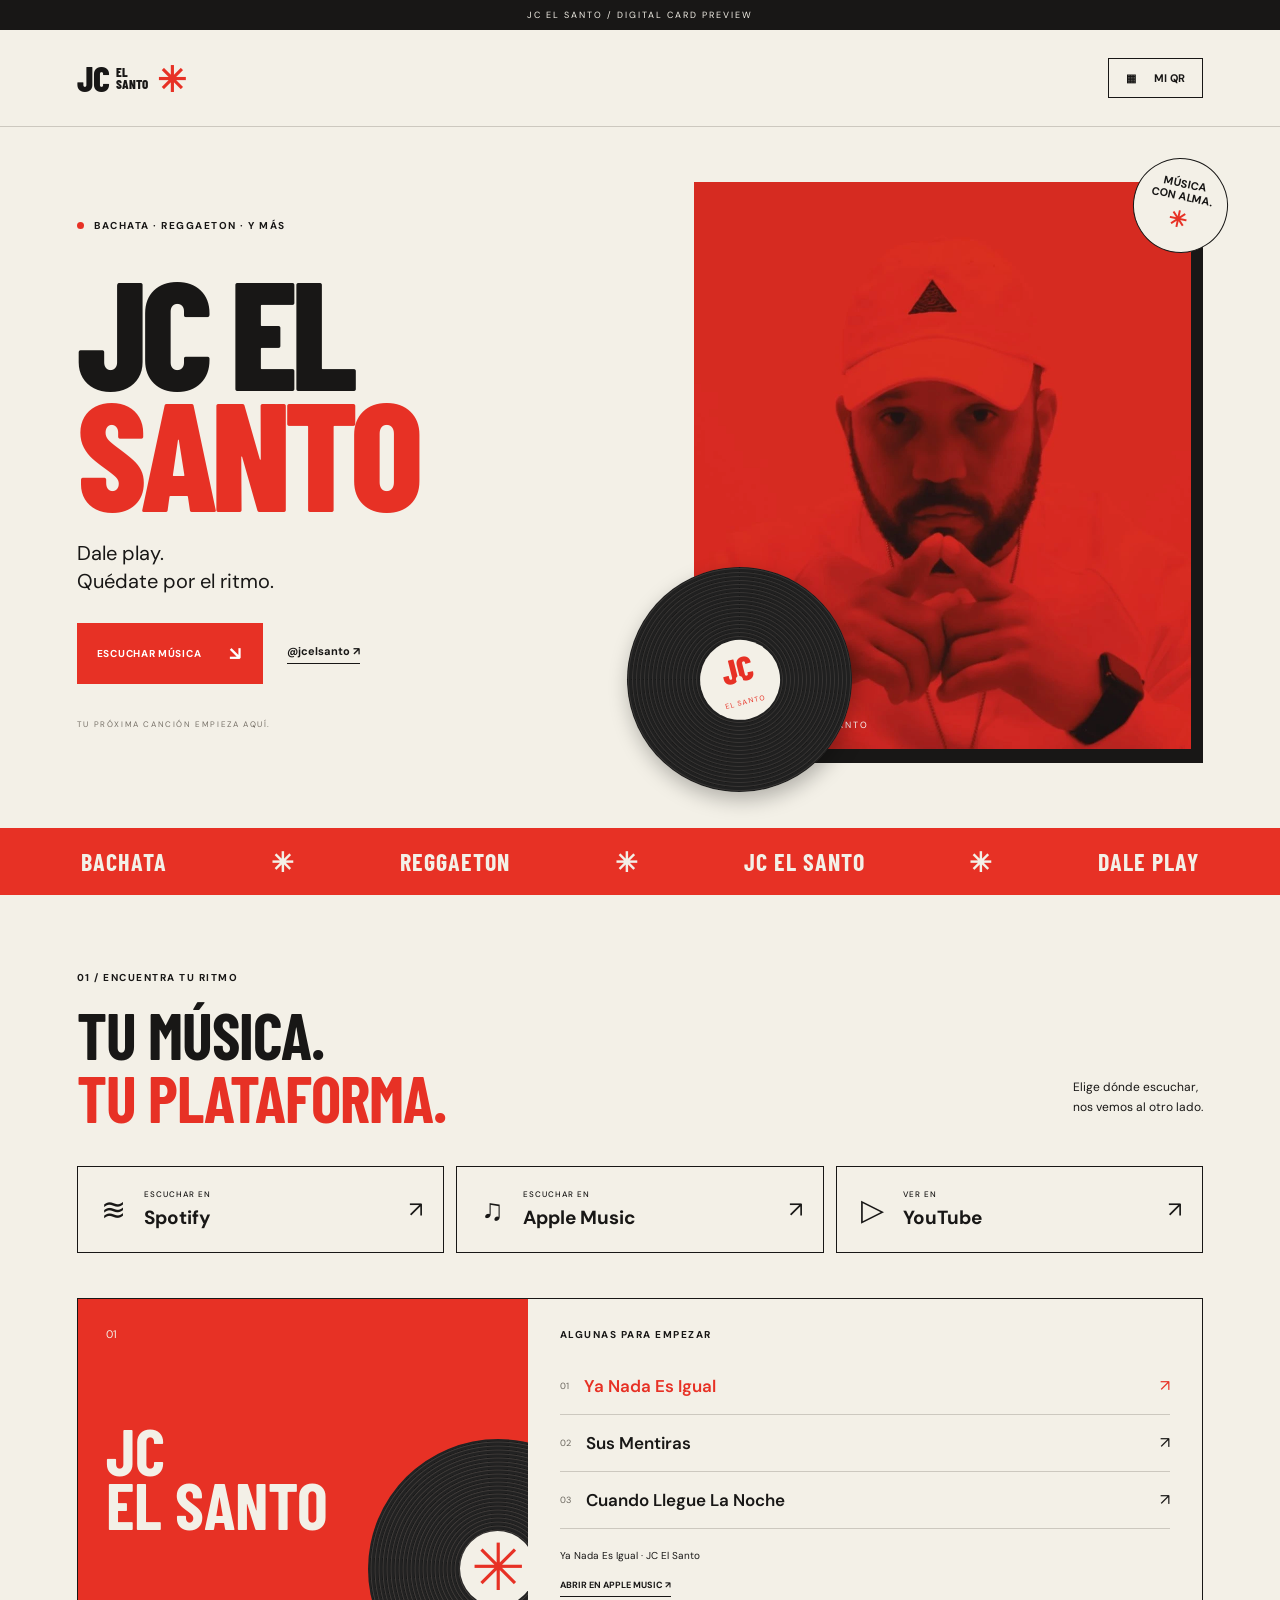
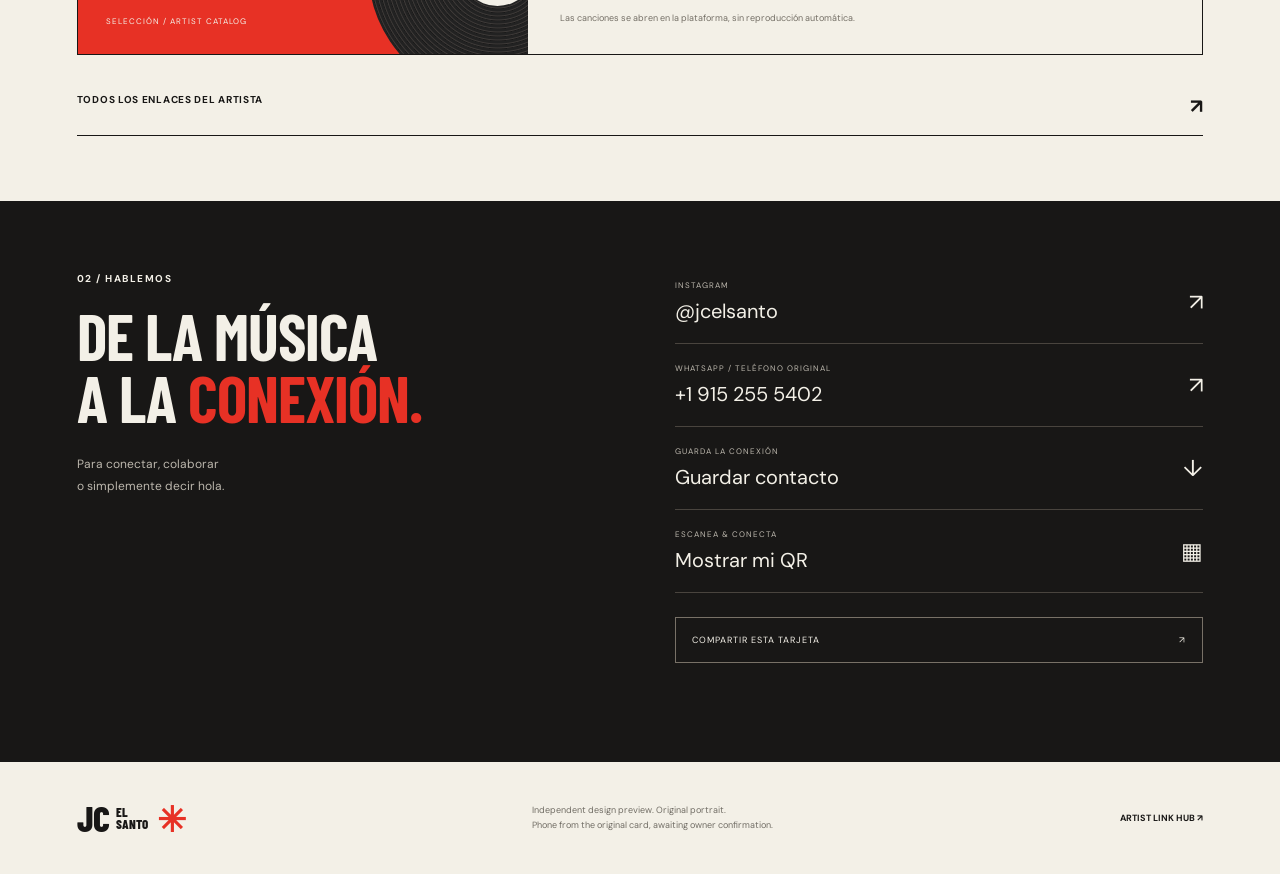
<file: index.html>
<!doctype html>
<html lang="es"><head><meta charset="utf-8"><meta name="viewport" content="width=device-width,initial-scale=1"><meta name="theme-color" content="#e73125"><meta name="description" content="JC El Santo. Bachata, reggaeton y más. Música, redes y contacto en una tarjeta digital."><title>JC El Santo · Música & contacto</title><link rel="stylesheet" href="style.css"><script src="app.js" defer></script></head>
<body><a class="skip" href="#main">Saltar al contenido</a><div class="preview-label">JC EL SANTO / DIGITAL CARD PREVIEW</div><div class="shell"><header><a class="wordmark" href="index.html" aria-label="JC El Santo, inicio">JC<span>EL SANTO</span><i>✳</i></a><a class="qr-button" href="qr.html"><span aria-hidden="true">▦</span> MI QR</a></header>
<main id="main"><section class="hero"><div class="hero-copy"><p class="eyebrow"><span class="dot"></span> BACHATA · REGGAETON · Y MÁS</p><h1>JC EL<br><span>SANTO</span></h1><p class="intro">Dale play.<br>Quédate por el ritmo.</p><div class="hero-actions"><a class="button red" href="#music">ESCUCHAR MÚSICA <span>↘</span></a><a class="text-link" href="https://www.instagram.com/jcelsanto/" target="_blank" rel="noopener">@jcelsanto ↗</a></div><p class="side-note">TU PRÓXIMA CANCIÓN EMPIEZA AQUÍ.</p></div><div class="portrait-wrap"><div class="portrait"><img src="portrait.webp" alt="Retrato original del artista JC El Santo" width="1080" height="1080"><span class="portrait-caption">EL ARTISTA / JC EL SANTO</span></div><div class="record" aria-hidden="true"><div class="record-label"><span>JC</span><small>EL SANTO</small></div></div><div class="stamp">MÚSICA<br>CON ALMA.<span>✳</span></div></div></section>
<div class="genre-strip" aria-hidden="true"><span>BACHATA</span><i>✳</i><span>REGGAETON</span><i>✳</i><span>JC EL SANTO</span><i>✳</i><span>DALE PLAY</span></div>
<section id="music" class="music"><div class="section-top"><div><p class="eyebrow">01 / ENCUENTRA TU RITMO</p><h2>Tu música.<br><em>Tu plataforma.</em></h2></div><p>Elige dónde escuchar,<br>nos vemos al otro lado.</p></div><div class="platforms"><a class="platform spotify" href="https://open.spotify.com/artist/4qD87DDqA9qjFILFxGk8Ue" target="_blank" rel="noopener"><span class="platform-icon" aria-hidden="true">≋</span><span><small>ESCUCHAR EN</small>Spotify</span><b>↗</b></a><a class="platform" href="https://music.apple.com/us/artist/jc-el-santo/1580507879" target="_blank" rel="noopener"><span class="platform-icon" aria-hidden="true">♫</span><span><small>ESCUCHAR EN</small>Apple Music</span><b>↗</b></a><a class="platform" href="https://www.youtube.com/c/JCElSanto" target="_blank" rel="noopener"><span class="platform-icon" aria-hidden="true">▷</span><span><small>VER EN</small>YouTube</span><b>↗</b></a></div>
<div class="sleeve"><div class="sleeve-art" aria-hidden="true"><span id="sleeve-number">01</span><strong>JC<br>EL SANTO</strong><div class="small-record"></div><small>SELECCIÓN / ARTIST CATALOG</small></div><div class="track-list"><p class="eyebrow">ALGUNAS PARA EMPEZAR</p><div role="tablist" aria-label="Elige una canción" class="tracks"><button id="song-1" role="tab" aria-selected="true" aria-controls="track-panel" data-track="0"><small>01</small><span>Ya Nada Es Igual</span><b>↗</b></button><button id="song-2" role="tab" aria-selected="false" aria-controls="track-panel" tabindex="-1" data-track="1"><small>02</small><span>Sus Mentiras</span><b>↗</b></button><button id="song-3" role="tab" aria-selected="false" aria-controls="track-panel" tabindex="-1" data-track="2"><small>03</small><span>Cuando Llegue La Noche</span><b>↗</b></button></div><div id="track-panel" role="tabpanel" aria-labelledby="song-1"><p id="track-description">Ya Nada Es Igual · JC El Santo</p><a id="track-link" class="text-link" href="https://music.apple.com/us/album/ya-nada-es-igual/1737546671?i=1737546672" target="_blank" rel="noopener">ABRIR EN APPLE MUSIC ↗</a></div><p class="catalog-note">Las canciones se abren en la plataforma, sin reproducción automática.</p></div></div><a class="all-links" href="https://linktr.ee/jcelsanto" target="_blank" rel="noopener">TODOS LOS ENLACES DEL ARTISTA <span>↗</span></a></section>
<section class="connect" id="contact"><div><p class="eyebrow">02 / HABLEMOS</p><h2>De la música<br>a la <em>conexión.</em></h2><p>Para conectar, colaborar<br>o simplemente decir hola.</p></div><div class="contact-links"><a href="https://www.instagram.com/jcelsanto/" target="_blank" rel="noopener"><small>INSTAGRAM</small><span>@jcelsanto</span><b>↗</b></a><a href="https://wa.me/19152555402" target="_blank" rel="noopener"><small>WHATSAPP / TELÉFONO ORIGINAL</small><span>+1 915 255 5402</span><b>↗</b></a><a href="contact.vcf" download><small>GUARDA LA CONEXIÓN</small><span>Guardar contacto</span><b>↓</b></a><a href="qr.html"><small>ESCANEA & CONECTA</small><span>Mostrar mi QR</span><b>▦</b></a><button id="share" type="button">COMPARTIR ESTA TARJETA <span>↗</span></button><p id="share-status" role="status"></p></div></section></main><footer><a class="wordmark" href="index.html">JC<span>EL SANTO</span><i>✳</i></a><p>Independent design preview. Original portrait.<br>Phone from the original card, awaiting owner confirmation.</p><a href="https://linktr.ee/jcelsanto" target="_blank" rel="noopener">ARTIST LINK HUB ↗</a></footer></div></body></html>
</file>
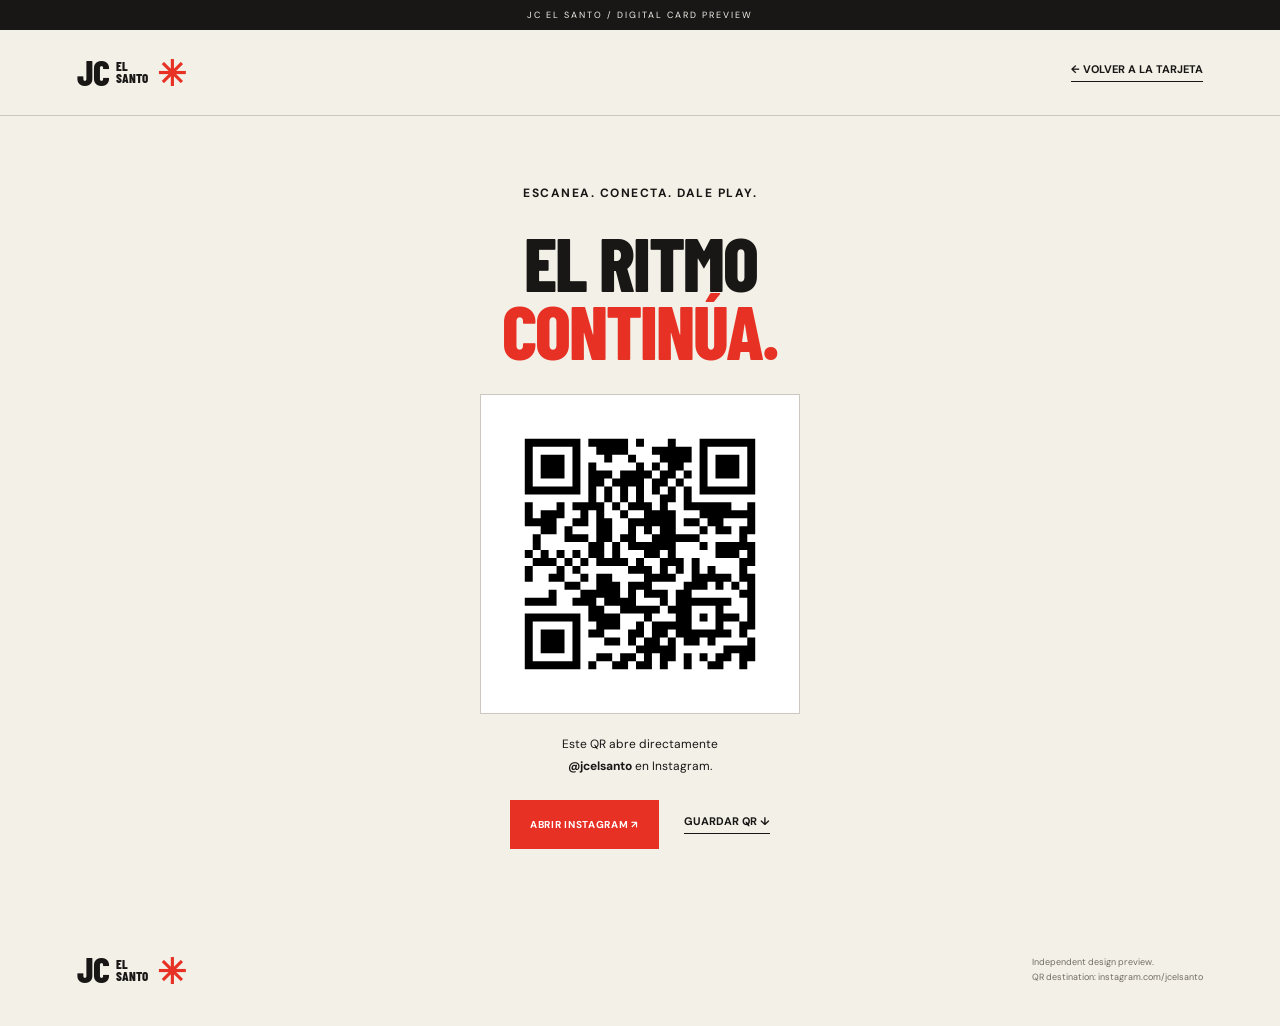
<file: qr.html>
<!doctype html><html lang="es"><head><meta charset="utf-8"><meta name="viewport" content="width=device-width,initial-scale=1"><meta name="theme-color" content="#e73125"><title>JC El Santo · Mi QR</title><link rel="stylesheet" href="style.css"></head><body><div class="preview-label">JC EL SANTO / DIGITAL CARD PREVIEW</div><div class="shell"><header><a class="wordmark" href="index.html" aria-label="JC El Santo, inicio">JC<span>EL SANTO</span><i>✳</i></a><a class="text-link" href="index.html">← VOLVER A LA TARJETA</a></header><main class="qr-main"><p class="eyebrow">ESCANEA. CONECTA. DALE PLAY.</p><h1>EL RITMO<br><span>CONTINÚA.</span></h1><div class="qr-box"><img class="qr-image" src="instagram-qr.svg" width="444" height="444" alt="Escanea para abrir Instagram @jcelsanto"></div><p>Este QR abre directamente<br><strong>@jcelsanto</strong> en Instagram.</p><div class="qr-actions"><a class="button red" href="https://www.instagram.com/jcelsanto/" target="_blank" rel="noopener">ABRIR INSTAGRAM ↗</a><a class="text-link" href="instagram-qr.png" download="JC-El-Santo-Instagram-QR.png">GUARDAR QR ↓</a></div></main><footer><a class="wordmark" href="index.html">JC<span>EL SANTO</span><i>✳</i></a><p>Independent design preview.<br>QR destination: instagram.com/jcelsanto</p></footer></div></body></html>
</file>
<file: style.css>
@import url('https://fonts.googleapis.com/css2?family=Barlow+Condensed:wght@600;700;800&family=DM+Sans:wght@400;500;600;700&display=swap');
:root{--red:#e73125;--ink:#181716;--cream:#f3f0e7;--line:#ccc8bf}*{box-sizing:border-box}html{scroll-behavior:smooth;scroll-padding-top:20px}body{margin:0;background:#dcd8cf;color:var(--ink);font-family:'DM Sans',Arial,sans-serif}a{color:inherit;text-decoration:none}button{font:inherit}a,button{-webkit-tap-highlight-color:transparent}a:focus-visible,button:focus-visible{outline:3px solid #9a65ff;outline-offset:5px}.skip{position:absolute;top:-100px;padding:12px;background:white;z-index:10}.skip:focus{top:0}.preview-label{padding:9px;text-align:center;font-size:9px;letter-spacing:2px;background:var(--ink);color:var(--cream)}.shell{max-width:1360px;margin:auto;background:var(--cream);overflow:hidden}header{display:flex;align-items:center;justify-content:space-between;padding:28px 6%;border-bottom:1px solid var(--line)}.wordmark{display:flex;align-items:center;gap:7px;font-family:'Barlow Condensed',Impact,sans-serif;font-weight:800;font-size:36px;line-height:.8;letter-spacing:-1px}.wordmark span{font-size:13px;max-width:30px;line-height:.95;letter-spacing:0}.wordmark i{font-style:normal;color:var(--red);font-size:35px;margin-left:4px}.qr-button{font-size:11px;font-weight:700;border:1px solid var(--ink);padding:12px 17px;display:flex;gap:18px;align-items:center}.qr-button:hover{background:var(--ink);color:var(--cream)}.hero{display:grid;grid-template-columns:1.1fr 1fr;padding:55px 6% 65px;gap:5%;align-items:center}.eyebrow{font-size:10px;font-weight:700;letter-spacing:1.5px;line-height:1.6}.dot{display:inline-block;width:7px;height:7px;border-radius:50%;background:var(--red);margin-right:7px}h1{font-family:'Barlow Condensed',Impact,'Arial Narrow',sans-serif;font-size:clamp(90px,12vw,174px);font-weight:800;line-height:.79;letter-spacing:-.045em;margin:35px 0 26px;position:relative}h1 span{color:var(--red)}h1 b{font-family:Arial,sans-serif;font-size:17px;vertical-align:top;display:inline-block;margin:4px 0 0 8px;letter-spacing:0}.intro{font-size:20px;line-height:1.4;margin:28px 0}.hero-actions{display:flex;align-items:center;gap:24px;flex-wrap:wrap}.button{font-size:10px;font-weight:700;letter-spacing:.7px;padding:18px 20px;display:inline-flex;gap:28px;align-items:center}.red{background:var(--red);color:white}.red:hover{background:#ba261c}.button span{font-size:19px}.text-link{font-size:11px;font-weight:700;border-bottom:1px solid;padding-bottom:5px}.side-note{font-size:8px;letter-spacing:1.6px;margin-top:35px;color:#777168}.portrait-wrap{position:relative;padding:0 12px 14px 0;isolation:isolate}.portrait{position:relative;aspect-ratio:1/1.14;overflow:hidden;background:var(--red);box-shadow:12px 14px 0 var(--ink);z-index:1}.portrait img{width:100%;height:100%;object-fit:cover;object-position:50% 40%;display:block}.portrait-caption{position:absolute;bottom:18px;left:20px;color:#fff;font-size:9px;letter-spacing:2px}.record{width:225px;aspect-ratio:1/1;position:absolute;bottom:-29px;left:-67px;z-index:2;border-radius:50%;background:repeating-radial-gradient(circle at center,#202020 0px,#202020 2px,#363433 3px,#181716 4px);box-shadow:0 8px 20px #0004;display:grid;place-items:center;transform:rotate(-14deg)}.record:after{content:'';width:7px;height:7px;background:var(--cream);border-radius:50%;position:absolute}.record-label{border-radius:50%;background:var(--cream);width:80px;height:80px;display:flex;align-items:center;justify-content:center;flex-direction:column;color:var(--red)}.record-label span{font:800 34px 'Barlow Condensed',Impact,sans-serif;line-height:1}.record-label small{font-size:7px;letter-spacing:1px;margin-top:12px}.stamp{position:absolute;right:-25px;top:-24px;z-index:3;background:var(--cream);border:1px solid var(--ink);width:95px;height:95px;border-radius:50%;display:flex;flex-direction:column;justify-content:center;align-items:center;transform:rotate(12deg);font-size:11px;font-weight:700;text-align:center;line-height:1.2}.stamp span{font-size:22px;color:var(--red);margin-top:4px}.genre-strip{background:var(--red);color:var(--cream);display:flex;justify-content:space-around;align-items:center;gap:20px;padding:17px 3%;font-family:'Barlow Condensed',Impact,sans-serif;font-size:24px;font-weight:700;letter-spacing:1px;white-space:nowrap}.genre-strip i{font-style:normal;font-size:27px}.music{padding:65px 6%}.section-top{display:flex;justify-content:space-between;gap:25px;align-items:end;margin-bottom:30px}h2{font-family:'Barlow Condensed',Impact,sans-serif;font-size:clamp(45px,5vw,68px);text-transform:uppercase;line-height:.98;letter-spacing:-1px;margin:18px 0 0;font-weight:700}h2 em{font-style:normal;color:var(--red)}.section-top>p{font-size:12px;line-height:1.7}.platforms{display:grid;grid-template-columns:repeat(3,1fr);gap:12px;margin:36px 0}.platform{display:flex;align-items:center;gap:15px;border:1px solid var(--ink);padding:22px 20px;transition:background .15s}.platform:hover{background:#e4dfd4}.platform-icon{font-size:30px;width:31px;text-align:center}.platform>span:nth-child(2){font-weight:700;font-size:19px;display:flex;flex-direction:column;gap:6px}.platform small{font-size:8px;letter-spacing:1px;font-weight:500}.platform b{margin-left:auto;font-size:22px;font-weight:400}.sleeve{display:grid;grid-template-columns:.8fr 1.2fr;margin-top:45px;border:1px solid var(--ink)}.sleeve-art{position:relative;min-height:355px;overflow:hidden;background:var(--red);color:var(--cream);padding:28px;display:flex;flex-direction:column;justify-content:space-between}.sleeve-art>span{font-size:11px}.sleeve-art>strong{font-family:'Barlow Condensed',Impact,sans-serif;font-size:65px;line-height:.83;position:relative;z-index:1}.sleeve-art>small{font-size:8px;letter-spacing:1px;z-index:1}.small-record{position:absolute;border-radius:50%;width:260px;height:260px;right:-100px;bottom:-45px;background:repeating-radial-gradient(circle,#222 0px,#222 2px,#3f3b39 3px,#171717 4px)}.small-record:after{content:'✳';width:75px;height:75px;position:absolute;top:calc(50% - 37.5px);left:calc(50% - 37.5px);border-radius:50%;background:var(--cream);color:var(--red);font-size:65px;text-align:center;line-height:75px}.track-list{padding:28px 32px}.track-list>.eyebrow{margin:0 0 15px}.tracks button{border:0;border-bottom:1px solid var(--line);background:none;width:100%;padding:17px 0;text-align:left;display:flex;gap:15px;align-items:center;cursor:pointer;color:var(--ink)}.tracks button small{font-size:9px;color:#6a665e}.tracks button span{font-size:17px;font-weight:600}.tracks button b{margin-left:auto;font-weight:400}.tracks button[aria-selected=true]{color:var(--red)}#track-panel p{font-size:10px;margin:20px 0 10px}#track-panel .text-link{font-size:9px}.catalog-note{font-size:9px;color:#746f66;line-height:1.6;margin:18px 0 0}.all-links{display:flex;justify-content:space-between;margin-top:22px;padding:16px 0;border-bottom:1px solid var(--ink);font-size:10px;font-weight:700;letter-spacing:.7px}.all-links span{font-size:20px}.connect{padding:60px 6%;display:grid;grid-template-columns:1fr 1fr;gap:70px;background:var(--ink);color:var(--cream)}.connect h2{font-size:64px}.connect>div>p:not(.eyebrow){font-size:12px;line-height:1.8;margin-top:24px;color:#bcb7ad}.contact-links>a{display:grid;grid-template-columns:1fr auto;gap:8px;border-bottom:1px solid #49443e;padding:19px 0}.contact-links>a small{font-size:8px;letter-spacing:1px;grid-column:1;color:#bcb7ad}.contact-links>a span{font-size:20px;grid-column:1}.contact-links>a b{grid-column:2;grid-row:1/3;align-self:center;font-size:23px;font-weight:400}.contact-links>a:hover span{color:#ff796d}#share{width:100%;border:1px solid #787167;background:none;color:var(--cream);padding:16px;margin-top:24px;text-align:left;font-size:9px;letter-spacing:1px;cursor:pointer;display:flex;justify-content:space-between}#share-status{font-size:10px;color:#c4beb2;min-height:15px;margin-bottom:0}footer{display:flex;align-items:center;justify-content:space-between;gap:25px;padding:32px 6%}footer p{font-size:9px;line-height:1.7;color:#716d65}footer>a:last-child{font-size:9px;font-weight:700}.qr-main{padding:55px 20px 65px;text-align:center;min-height:70vh}.qr-main h1{font-size:75px;line-height:.9;letter-spacing:-2px;margin:25px 0}.qr-main>p{font-size:12px;line-height:1.8}.qr-box{background:#fff;padding:12px;border:1px solid var(--line);width:min(320px,100%);margin:30px auto 20px;flex-shrink:0}.qr-image{display:block;width:100%;max-width:100%;height:auto!important;aspect-ratio:1/1;object-fit:contain;flex-shrink:0;background:white}.qr-actions{display:flex;gap:25px;justify-content:center;align-items:center;margin-top:22px}.qr-main .record-label{margin:0 auto;width:60px;height:60px;background:var(--ink);color:var(--cream)}
@media(min-width:1400px){h1{font-size:174px}}@media(max-width:800px){.hero{gap:4%;padding-top:40px}h1{font-size:110px}.hero-actions{gap:18px}.record{width:160px;left:-35px;bottom:-20px}.record-label{width:65px;height:65px}.record-label span{font-size:27px}.stamp{width:75px;height:75px;font-size:9px;right:-12px}.platform{padding:18px 12px;gap:10px}.platform>span:nth-child(2){font-size:16px}.connect{gap:35px}.connect h2{font-size:52px}.track-list{padding:25px}.tracks button span{font-size:15px}footer{flex-wrap:wrap}}
@media(max-width:600px){header{padding:22px 6%}.wordmark{font-size:32px}.qr-button{padding:10px 13px}.hero{display:flex;flex-direction:column;align-items:stretch;padding:30px 7% 55px}.hero .eyebrow{font-size:9px}h1{font-size:clamp(90px,27vw,157px);margin:27px 0 20px}.intro{font-size:18px;margin:22px 0}.hero-actions{gap:20px}.side-note{margin:25px 0 30px}.portrait-wrap{margin:10px 6% 0 7%}.portrait{aspect-ratio:1/1.05}.record{width:145px;left:-28px;bottom:-25px}.record-label{width:60px;height:60px}.record-label span{font-size:25px}.stamp{right:-23px;top:-17px}.genre-strip{justify-content:flex-start;overflow:hidden;font-size:19px;padding:14px 6%;gap:22px}.genre-strip span:nth-of-type(n+3),.genre-strip i:last-of-type{display:none}.music{padding:40px 6%}.section-top{align-items:start;flex-direction:column;gap:10px}h2{font-size:48px}.section-top>p{font-size:11px}.platforms{grid-template-columns:1fr;margin:25px 0;gap:8px}.platform{padding:17px 18px}.platform-icon{font-size:26px}.platform>span:nth-child(2){font-size:18px;gap:3px}.sleeve{grid-template-columns:1fr;margin-top:30px}.sleeve-art{min-height:235px;padding:22px}.sleeve-art>strong{font-size:59px}.small-record{right:-15px;bottom:-65px;width:240px;height:240px}.track-list{padding:25px 20px}.tracks button span{font-size:15px}.tracks button{padding:18px 0}.connect{grid-template-columns:1fr;padding:40px 6%;gap:20px}.connect h2{font-size:51px}.connect>div>p:not(.eyebrow){margin-top:20px}.contact-links>a span{font-size:19px}footer{align-items:start;gap:22px;padding:30px 6%}footer p{width:100%;order:3;margin:0}.qr-main{padding-top:40px}.qr-main h1{font-size:66px}.qr-box{max-width:280px}.qr-actions{gap:18px;flex-wrap:wrap}.preview-label{font-size:8px;letter-spacing:1.3px}}@media(prefers-reduced-motion:reduce){html{scroll-behavior:auto}*{transition:none!important}}
</file>
